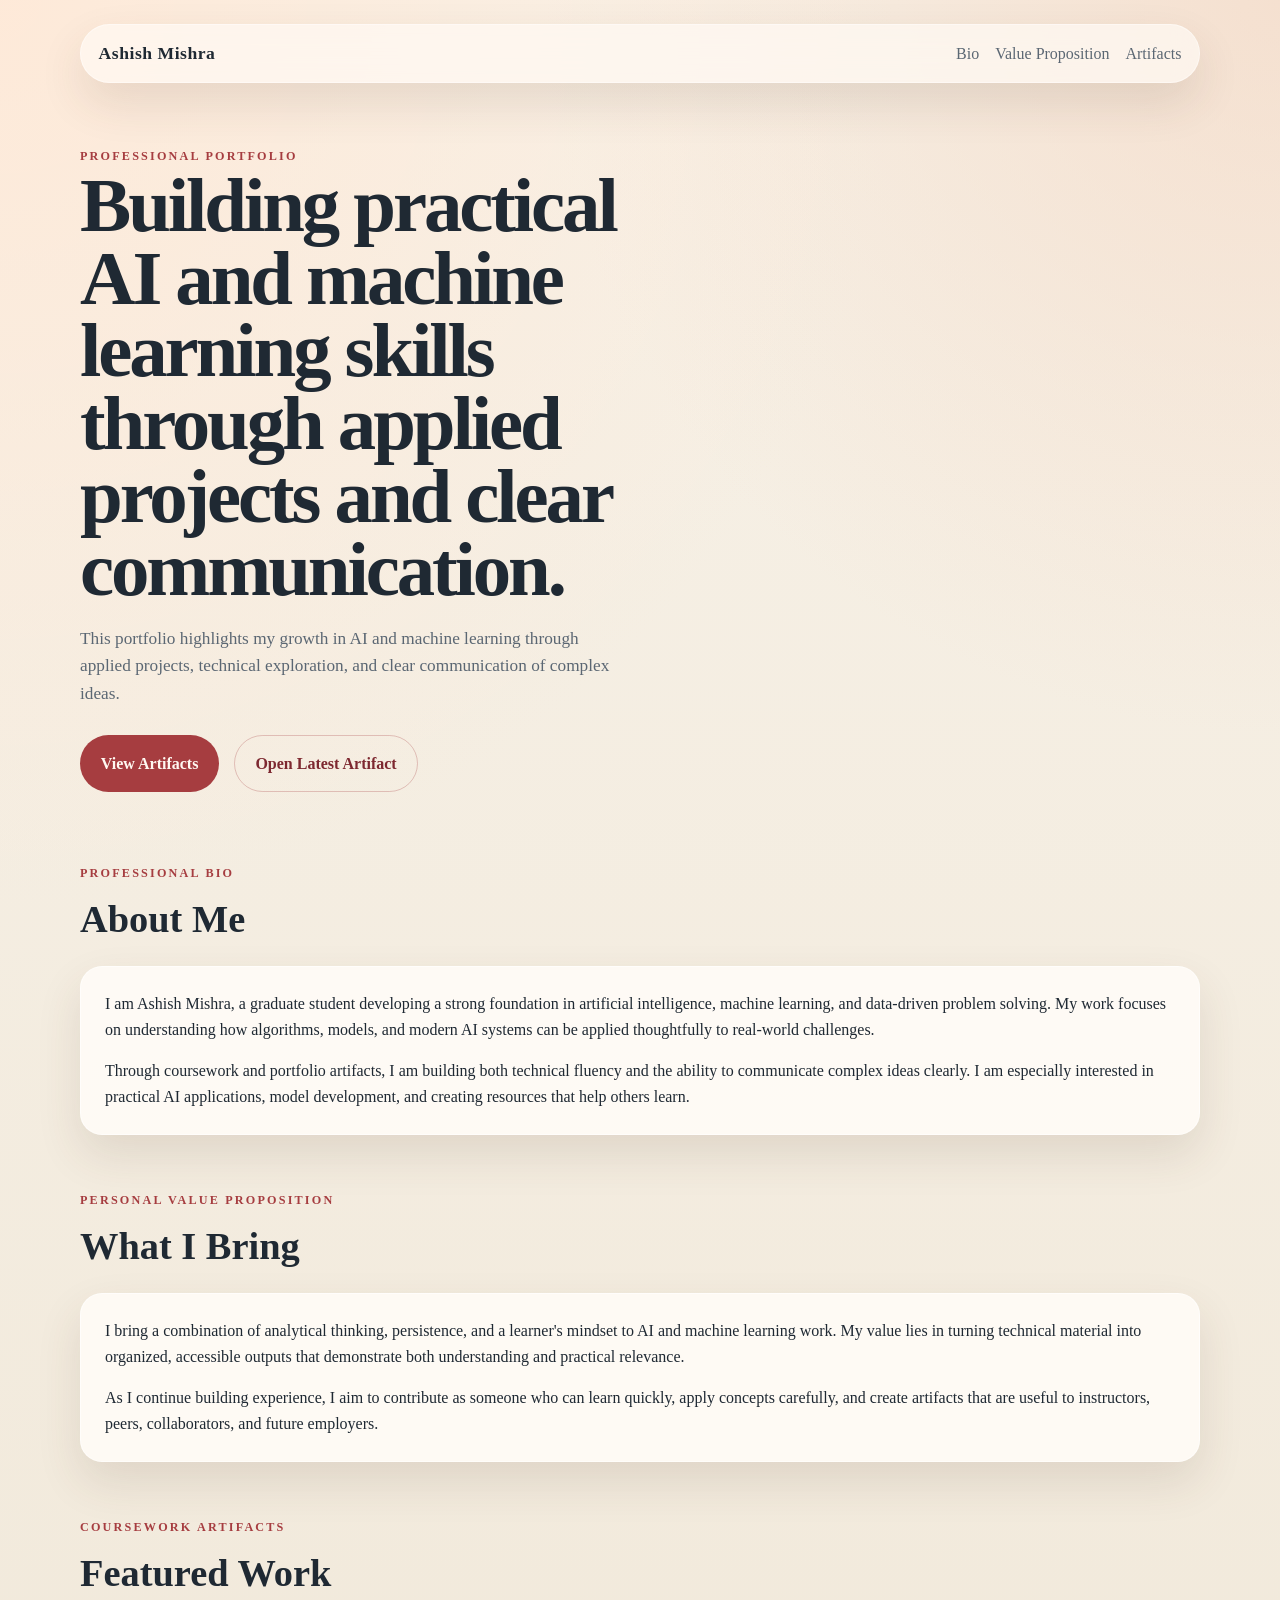
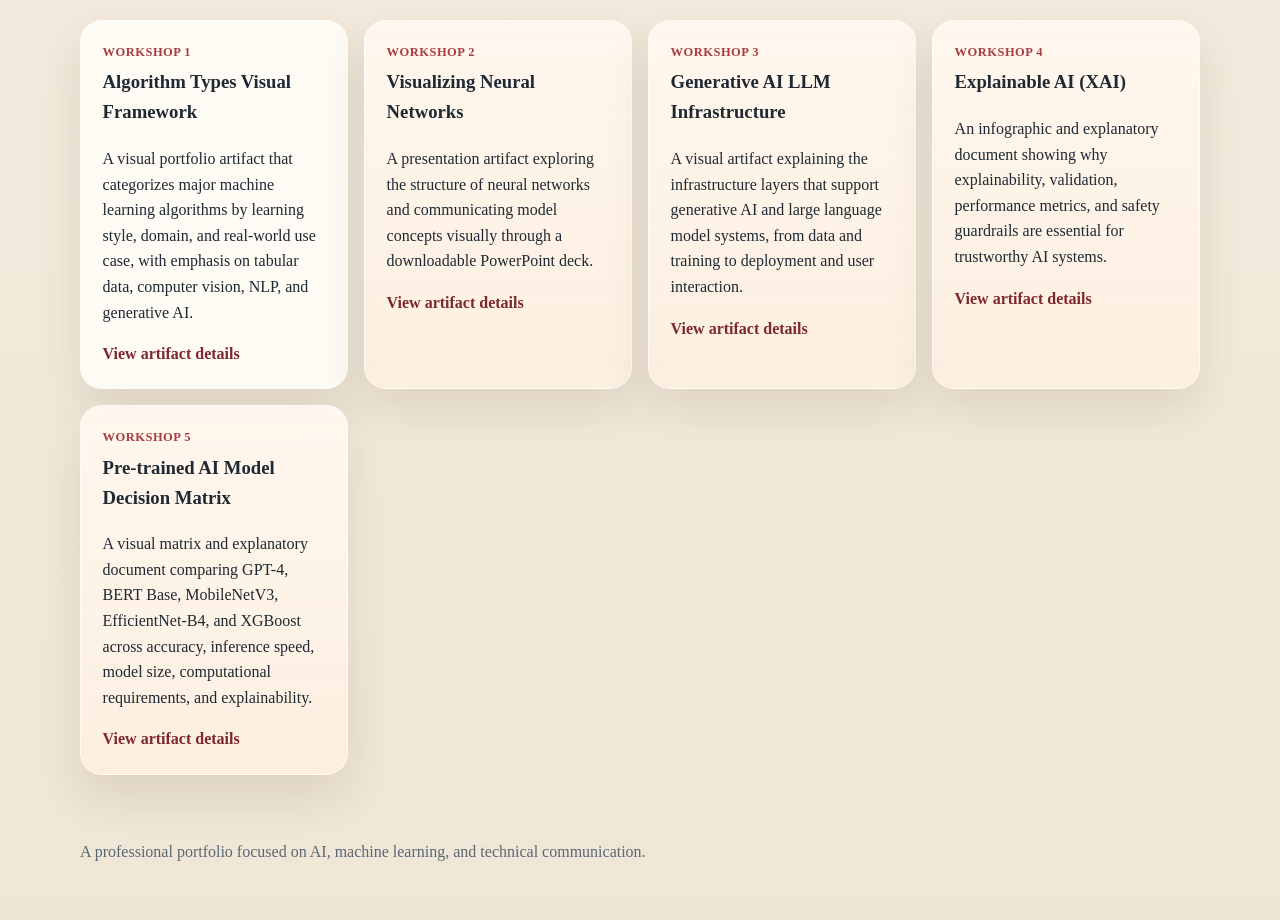
<file: index.html>
<!DOCTYPE html>
<html lang="en">
<head>
  <meta charset="UTF-8">
  <meta name="viewport" content="width=device-width, initial-scale=1.0">
  <title>Ashish Mishra | AI/ML Portfolio</title>
  <meta name="description" content="Professional portfolio for Ashish Mishra featuring AI and machine learning coursework artifacts.">
  <link rel="stylesheet" href="styles.css">
</head>
<body>
  <header class="hero">
    <nav class="nav">
      <a class="brand" href="index.html">Ashish Mishra</a>
      <div class="nav-links">
        <a href="#bio">Bio</a>
        <a href="#value">Value Proposition</a>
        <a href="#artifacts">Artifacts</a>
      </div>
    </nav>
    <section class="hero-content">
      <p class="eyebrow">Professional Portfolio</p>
      <h1>Building practical AI and machine learning skills through applied projects and clear communication.</h1>
      <p class="lede">
        This portfolio highlights my growth in AI and machine learning through applied projects,
        technical exploration, and clear communication of complex ideas.
      </p>
      <div class="hero-actions">
        <a class="button" href="#artifacts">View Artifacts</a>
        <a class="button button-secondary" href="artifact-pre-trained-ai-model.html">Open Latest Artifact</a>
      </div>
    </section>
  </header>

  <main>
    <section class="section" id="bio">
      <div class="section-heading">
        <p class="eyebrow">Professional Bio</p>
        <h2>About Me</h2>
      </div>
      <div class="card prose">
        <p>
          I am Ashish Mishra, a graduate student developing a strong foundation in artificial intelligence,
          machine learning, and data-driven problem solving. My work focuses on understanding how algorithms,
          models, and modern AI systems can be applied thoughtfully to real-world challenges.
        </p>
        <p>
          Through coursework and portfolio artifacts, I am building both technical fluency and the ability
          to communicate complex ideas clearly. I am especially interested in practical AI applications,
          model development, and creating resources that help others learn.
        </p>
      </div>
    </section>

    <section class="section" id="value">
      <div class="section-heading">
        <p class="eyebrow">Personal Value Proposition</p>
        <h2>What I Bring</h2>
      </div>
      <div class="card prose">
        <p>
          I bring a combination of analytical thinking, persistence, and a learner's mindset to AI and machine
          learning work. My value lies in turning technical material into organized, accessible outputs that
          demonstrate both understanding and practical relevance.
        </p>
        <p>
          As I continue building experience, I aim to contribute as someone who can learn quickly, apply
          concepts carefully, and create artifacts that are useful to instructors, peers, collaborators,
          and future employers.
        </p>
      </div>
    </section>

    <section class="section" id="artifacts">
      <div class="section-heading">
        <p class="eyebrow">Coursework Artifacts</p>
        <h2>Featured Work</h2>
      </div>
      <div class="artifact-grid">
        <article class="artifact-card">
          <p class="artifact-tag">Workshop 1</p>
          <h3>Algorithm Types Visual Framework</h3>
          <p>
            A visual portfolio artifact that categorizes major machine learning algorithms by learning style,
            domain, and real-world use case, with emphasis on tabular data, computer vision, NLP, and generative AI.
          </p>
          <a class="text-link" href="artifact-algorithm-types.html">View artifact details</a>
        </article>

        <article class="artifact-card artifact-card-featured">
          <p class="artifact-tag">Workshop 2</p>
          <h3>Visualizing Neural Networks</h3>
          <p>
            A presentation artifact exploring the structure of neural networks and communicating model concepts
            visually through a downloadable PowerPoint deck.
          </p>
          <a class="text-link" href="artifact-visualizing-neural-networks.html">View artifact details</a>
        </article>

        <article class="artifact-card artifact-card-featured">
          <p class="artifact-tag">Workshop 3</p>
          <h3>Generative AI LLM Infrastructure</h3>
          <p>
            A visual artifact explaining the infrastructure layers that support generative AI and large language
            model systems, from data and training to deployment and user interaction.
          </p>
          <a class="text-link" href="artifact-generative-ai-llm-infrastructure.html">View artifact details</a>
        </article>

        <article class="artifact-card artifact-card-featured">
          <p class="artifact-tag">Workshop 4</p>
          <h3>Explainable AI (XAI)</h3>
          <p>
            An infographic and explanatory document showing why explainability, validation, performance metrics,
            and safety guardrails are essential for trustworthy AI systems.
          </p>
          <a class="text-link" href="artifact-explainable-ai-xai.html">View artifact details</a>
        </article>

        <article class="artifact-card artifact-card-featured">
          <p class="artifact-tag">Workshop 5</p>
          <h3>Pre-trained AI Model Decision Matrix</h3>
          <p>
            A visual matrix and explanatory document comparing GPT-4, BERT Base, MobileNetV3,
            EfficientNet-B4, and XGBoost across accuracy, inference speed, model size,
            computational requirements, and explainability.
          </p>
          <a class="text-link" href="artifact-pre-trained-ai-model.html">View artifact details</a>
        </article>
      </div>
    </section>
  </main>

  <footer class="footer">
    <p>A professional portfolio focused on AI, machine learning, and technical communication.</p>
  </footer>
</body>
</html>
</file>
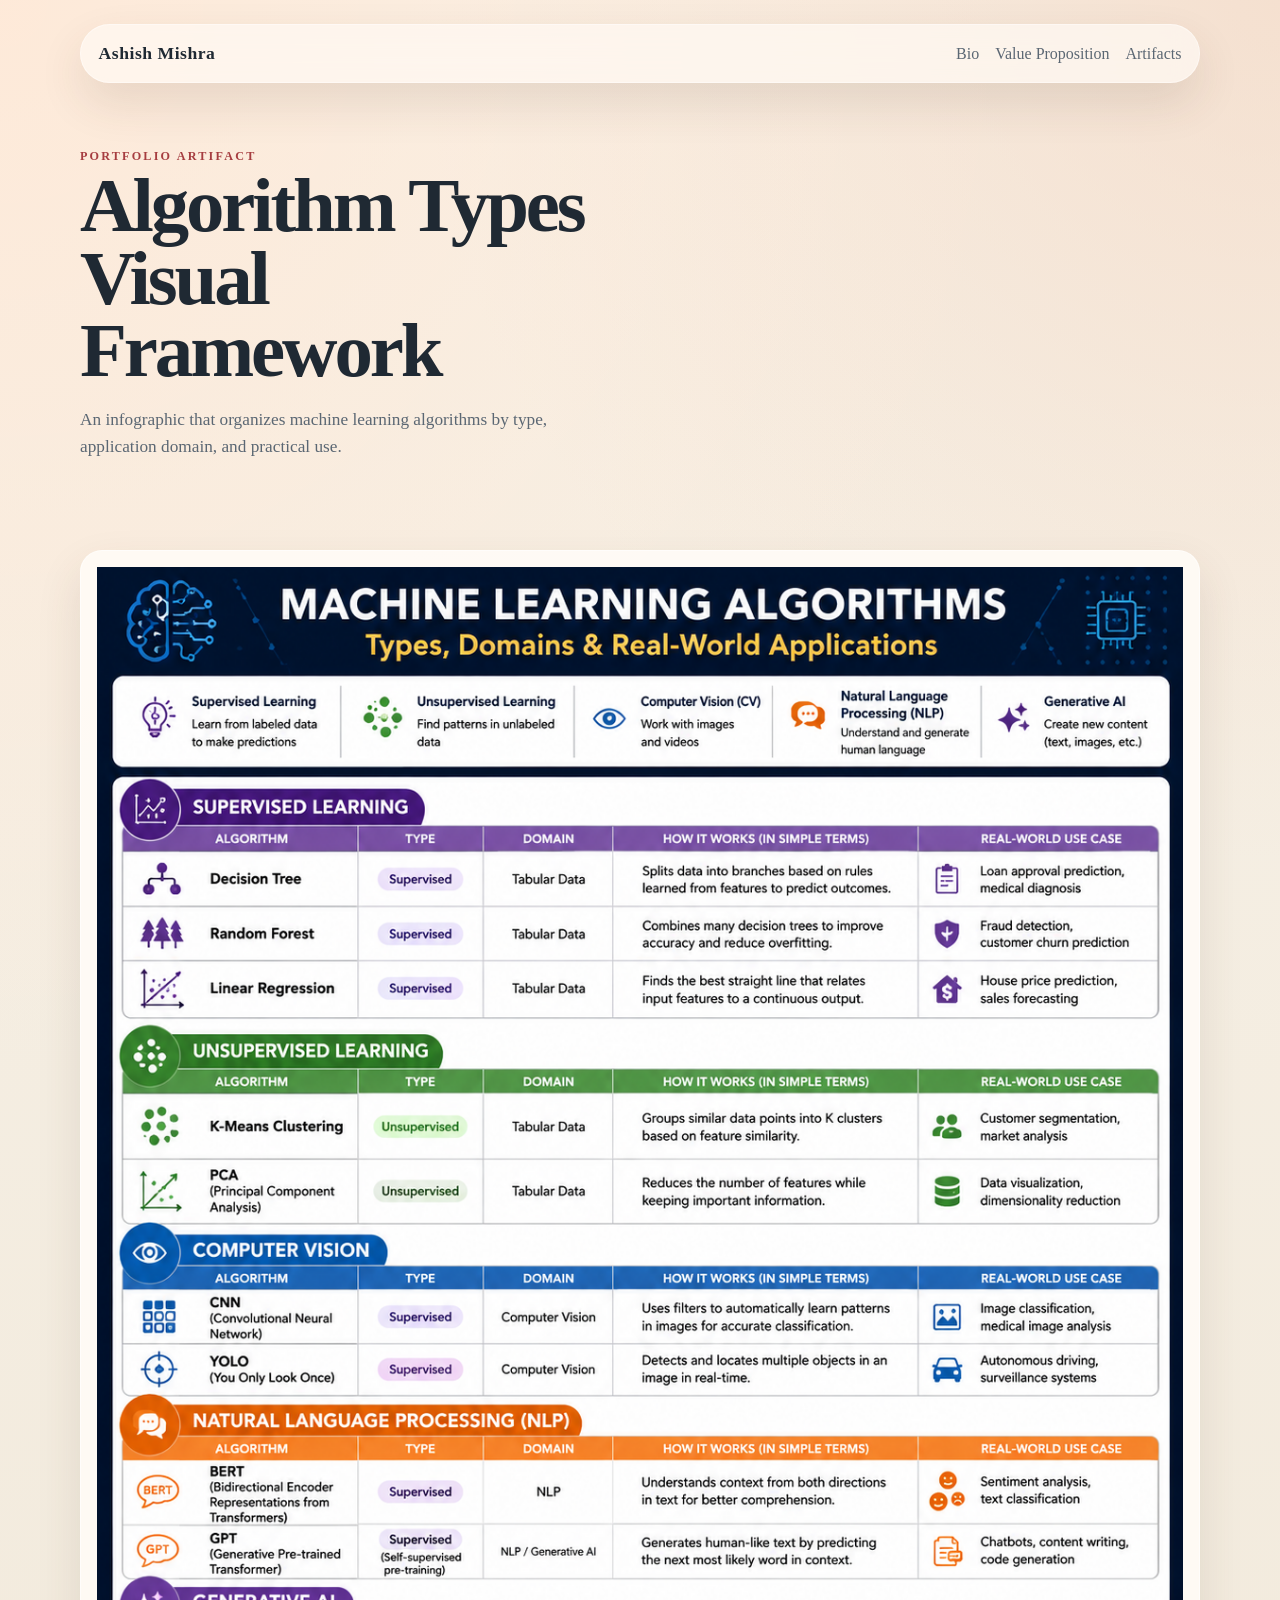
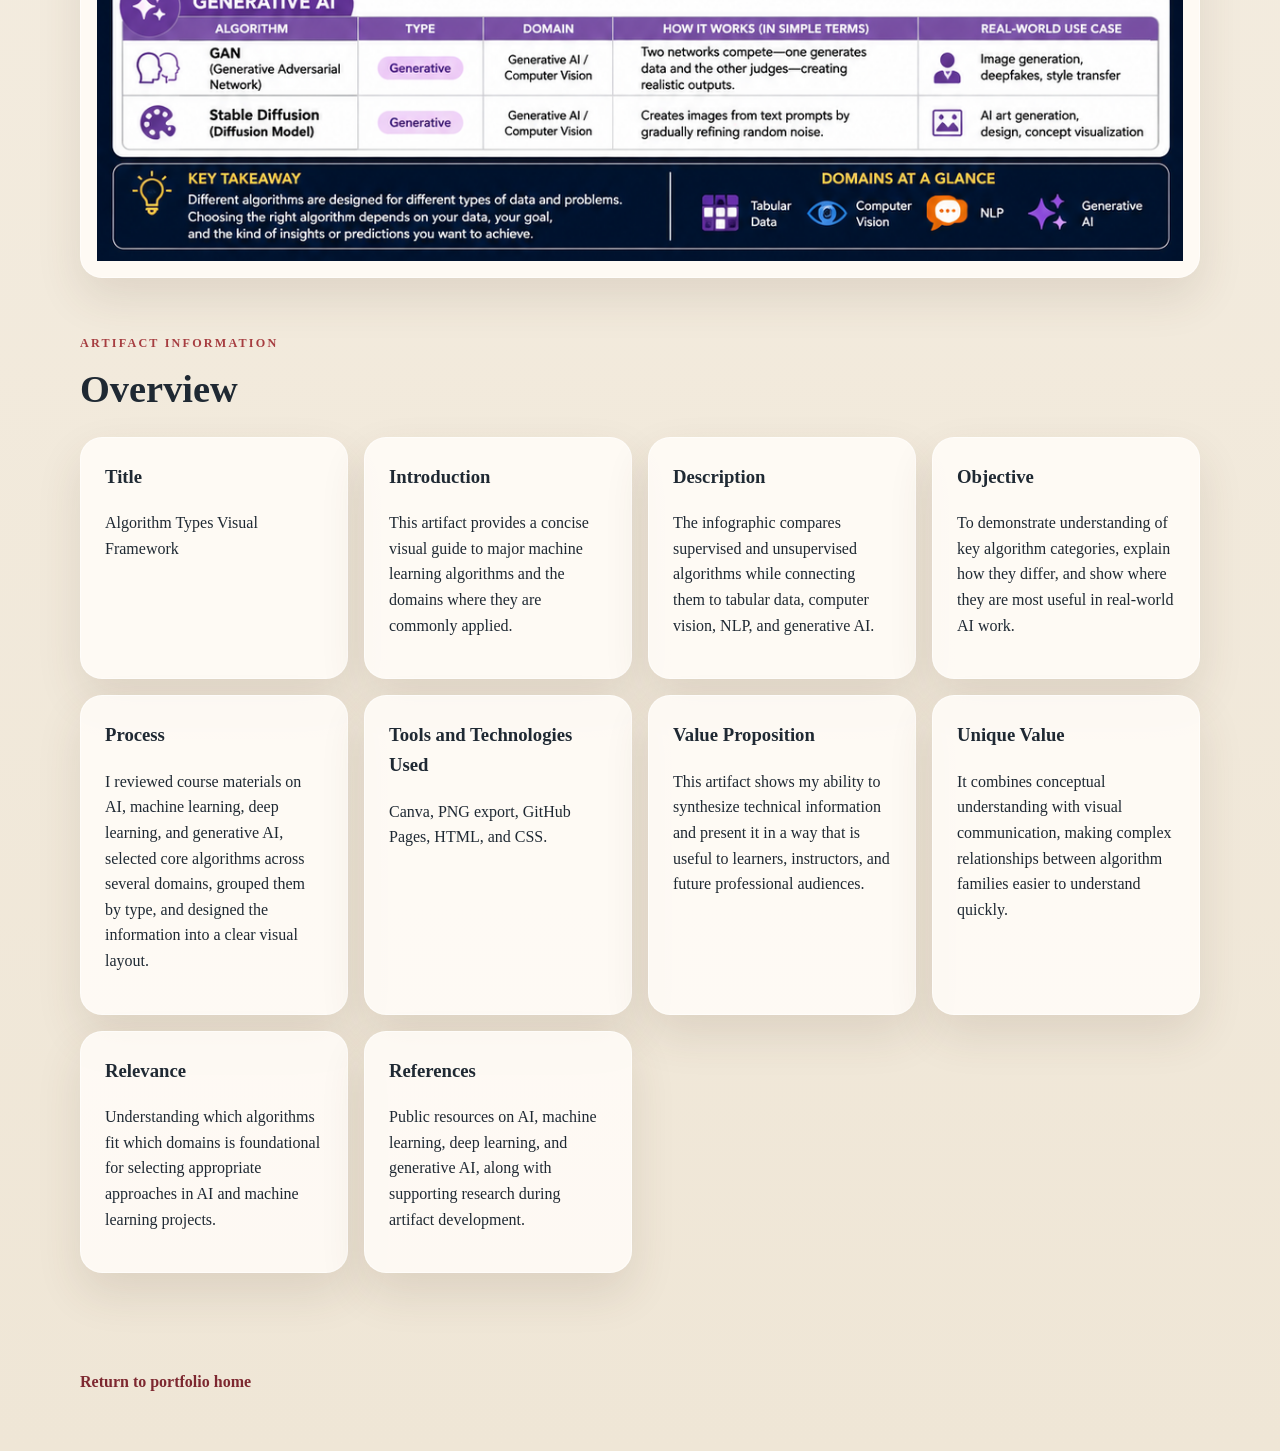
<file: artifact-algorithm-types.html>
<!DOCTYPE html>
<html lang="en">
<head>
  <meta charset="UTF-8">
  <meta name="viewport" content="width=device-width, initial-scale=1.0">
  <title>Algorithm Types Visual Framework | Ashish Mishra</title>
  <meta name="description" content="Portfolio artifact page for the Algorithm Types visual framework.">
  <link rel="stylesheet" href="styles.css">
</head>
<body>
  <header class="subpage-header">
    <nav class="nav">
      <a class="brand" href="index.html">Ashish Mishra</a>
      <div class="nav-links">
        <a href="index.html#bio">Bio</a>
        <a href="index.html#value">Value Proposition</a>
        <a href="index.html#artifacts">Artifacts</a>
      </div>
    </nav>
    <section class="subpage-intro">
      <p class="eyebrow">Portfolio Artifact</p>
      <h1>Algorithm Types Visual Framework</h1>
      <p class="lede">
        An infographic that organizes machine learning algorithms by type, application domain, and practical use.
      </p>
    </section>
  </header>

  <main class="artifact-page">
    <section class="section">
      <div class="image-frame">
        <img src="assets/images/algorithm_types.png" alt="Infographic showing algorithm types, categories, domains, and use cases.">
      </div>
    </section>

    <section class="section">
      <div class="section-heading">
        <p class="eyebrow">Artifact Information</p>
        <h2>Overview</h2>
      </div>
      <div class="info-grid">
        <article class="info-card">
          <h3>Title</h3>
          <p>Algorithm Types Visual Framework</p>
        </article>
        <article class="info-card">
          <h3>Introduction</h3>
          <p>
            This artifact provides a concise visual guide to major machine learning algorithms and the domains
            where they are commonly applied.
          </p>
        </article>
        <article class="info-card">
          <h3>Description</h3>
          <p>
            The infographic compares supervised and unsupervised algorithms while connecting them to tabular data,
            computer vision, NLP, and generative AI.
          </p>
        </article>
        <article class="info-card">
          <h3>Objective</h3>
          <p>
            To demonstrate understanding of key algorithm categories, explain how they differ, and show where
            they are most useful in real-world AI work.
          </p>
        </article>
        <article class="info-card">
          <h3>Process</h3>
          <p>
            I reviewed course materials on AI, machine learning, deep learning, and generative AI, selected core
            algorithms across several domains, grouped them by type, and designed the information into a clear visual layout.
          </p>
        </article>
        <article class="info-card">
          <h3>Tools and Technologies Used</h3>
          <p>Canva, PNG export, GitHub Pages, HTML, and CSS.</p>
        </article>
        <article class="info-card">
          <h3>Value Proposition</h3>
          <p>
            This artifact shows my ability to synthesize technical information and present it in a way that is useful
            to learners, instructors, and future professional audiences.
          </p>
        </article>
        <article class="info-card">
          <h3>Unique Value</h3>
          <p>
            It combines conceptual understanding with visual communication, making complex relationships between
            algorithm families easier to understand quickly.
          </p>
        </article>
        <article class="info-card">
          <h3>Relevance</h3>
          <p>
            Understanding which algorithms fit which domains is foundational for selecting appropriate approaches
            in AI and machine learning projects.
          </p>
        </article>
        <article class="info-card">
          <h3>References</h3>
          <p>
            Public resources on AI, machine learning, deep learning, and generative AI, along with supporting research during artifact development.
          </p>
        </article>
      </div>
    </section>
  </main>

  <footer class="footer">
    <p><a class="text-link" href="index.html">Return to portfolio home</a></p>
  </footer>
</body>
</html>
</file>
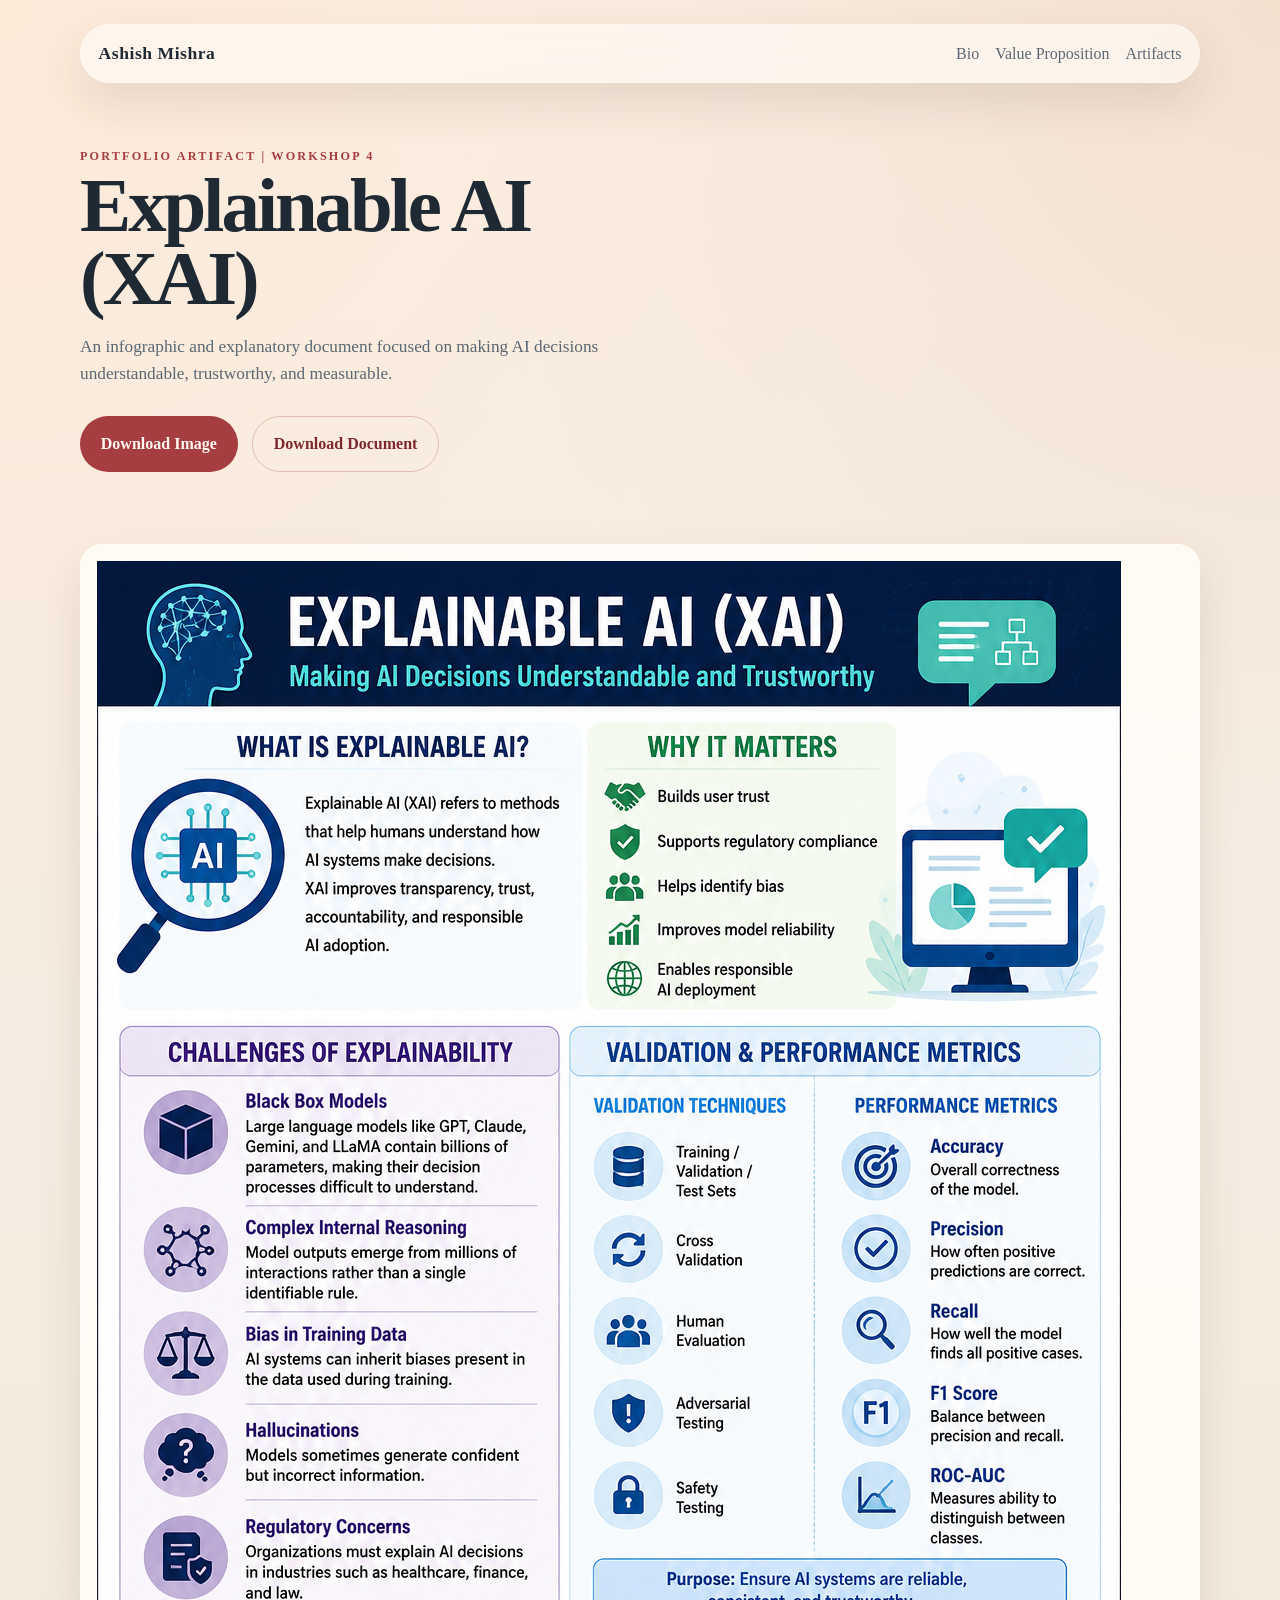
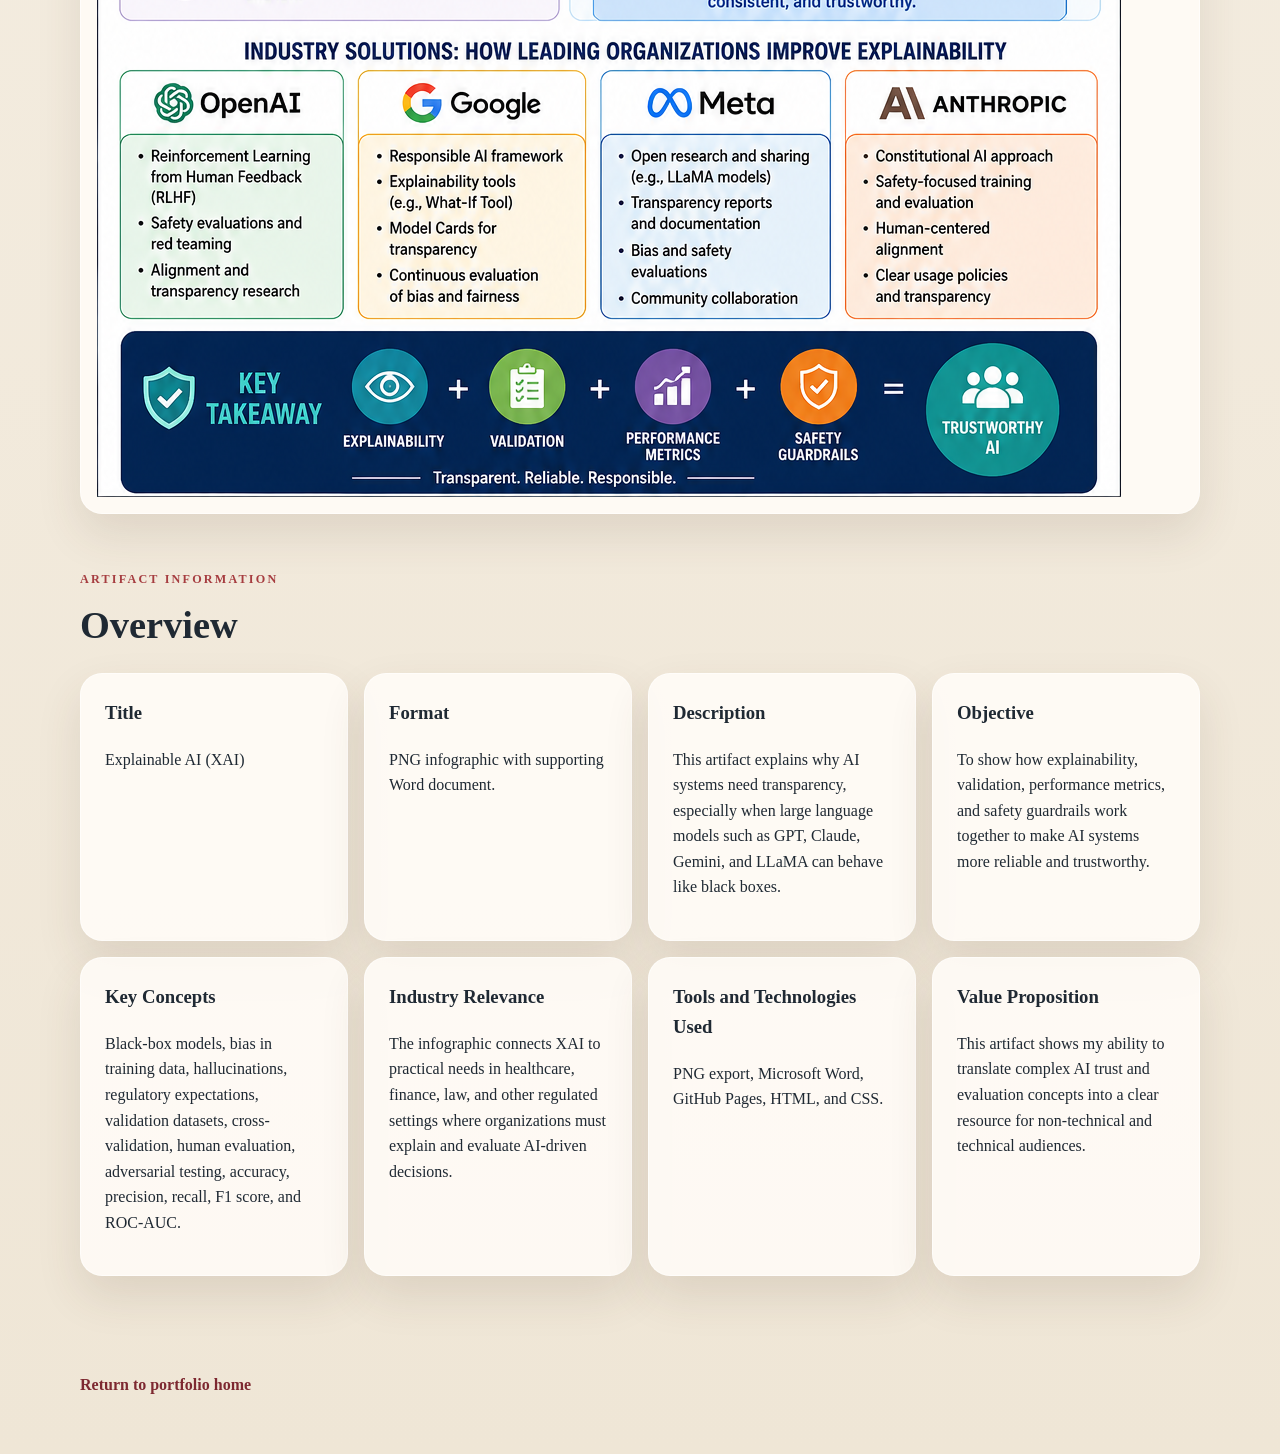
<file: artifact-explainable-ai-xai.html>
<!DOCTYPE html>
<html lang="en">
<head>
  <meta charset="UTF-8">
  <meta name="viewport" content="width=device-width, initial-scale=1.0">
  <title>Explainable AI (XAI) | Ashish Mishra</title>
  <meta name="description" content="Portfolio artifact page for the Explainable AI (XAI) infographic and explanatory document.">
  <link rel="stylesheet" href="styles.css">
</head>
<body>
  <header class="subpage-header">
    <nav class="nav">
      <a class="brand" href="index.html">Ashish Mishra</a>
      <div class="nav-links">
        <a href="index.html#bio">Bio</a>
        <a href="index.html#value">Value Proposition</a>
        <a href="index.html#artifacts">Artifacts</a>
      </div>
    </nav>
    <section class="subpage-intro">
      <p class="eyebrow">Portfolio Artifact | Workshop 4</p>
      <h1>Explainable AI (XAI)</h1>
      <p class="lede">
        An infographic and explanatory document focused on making AI decisions understandable, trustworthy, and measurable.
      </p>
      <div class="hero-actions">
        <a class="button" href="XAI.png" download>Download Image</a>
        <a class="button button-secondary" href="4.4%20Portfolio%20-%20Explainability.docx" download>Download Document</a>
      </div>
    </section>
  </header>

  <main class="artifact-page">
    <section class="section">
      <div class="image-frame">
        <img src="XAI.png" alt="Infographic explaining Explainable AI, validation techniques, performance metrics, challenges, and industry solutions.">
      </div>
    </section>

    <section class="section">
      <div class="section-heading">
        <p class="eyebrow">Artifact Information</p>
        <h2>Overview</h2>
      </div>
      <div class="info-grid">
        <article class="info-card">
          <h3>Title</h3>
          <p>Explainable AI (XAI)</p>
        </article>
        <article class="info-card">
          <h3>Format</h3>
          <p>PNG infographic with supporting Word document.</p>
        </article>
        <article class="info-card">
          <h3>Description</h3>
          <p>
            This artifact explains why AI systems need transparency, especially when large language models such
            as GPT, Claude, Gemini, and LLaMA can behave like black boxes.
          </p>
        </article>
        <article class="info-card">
          <h3>Objective</h3>
          <p>
            To show how explainability, validation, performance metrics, and safety guardrails work together to
            make AI systems more reliable and trustworthy.
          </p>
        </article>
        <article class="info-card">
          <h3>Key Concepts</h3>
          <p>
            Black-box models, bias in training data, hallucinations, regulatory expectations, validation datasets,
            cross-validation, human evaluation, adversarial testing, accuracy, precision, recall, F1 score, and ROC-AUC.
          </p>
        </article>
        <article class="info-card">
          <h3>Industry Relevance</h3>
          <p>
            The infographic connects XAI to practical needs in healthcare, finance, law, and other regulated
            settings where organizations must explain and evaluate AI-driven decisions.
          </p>
        </article>
        <article class="info-card">
          <h3>Tools and Technologies Used</h3>
          <p>PNG export, Microsoft Word, GitHub Pages, HTML, and CSS.</p>
        </article>
        <article class="info-card">
          <h3>Value Proposition</h3>
          <p>
            This artifact shows my ability to translate complex AI trust and evaluation concepts into a clear
            resource for non-technical and technical audiences.
          </p>
        </article>
      </div>
    </section>
  </main>

  <footer class="footer">
    <p><a class="text-link" href="index.html">Return to portfolio home</a></p>
  </footer>
</body>
</html>
</file>
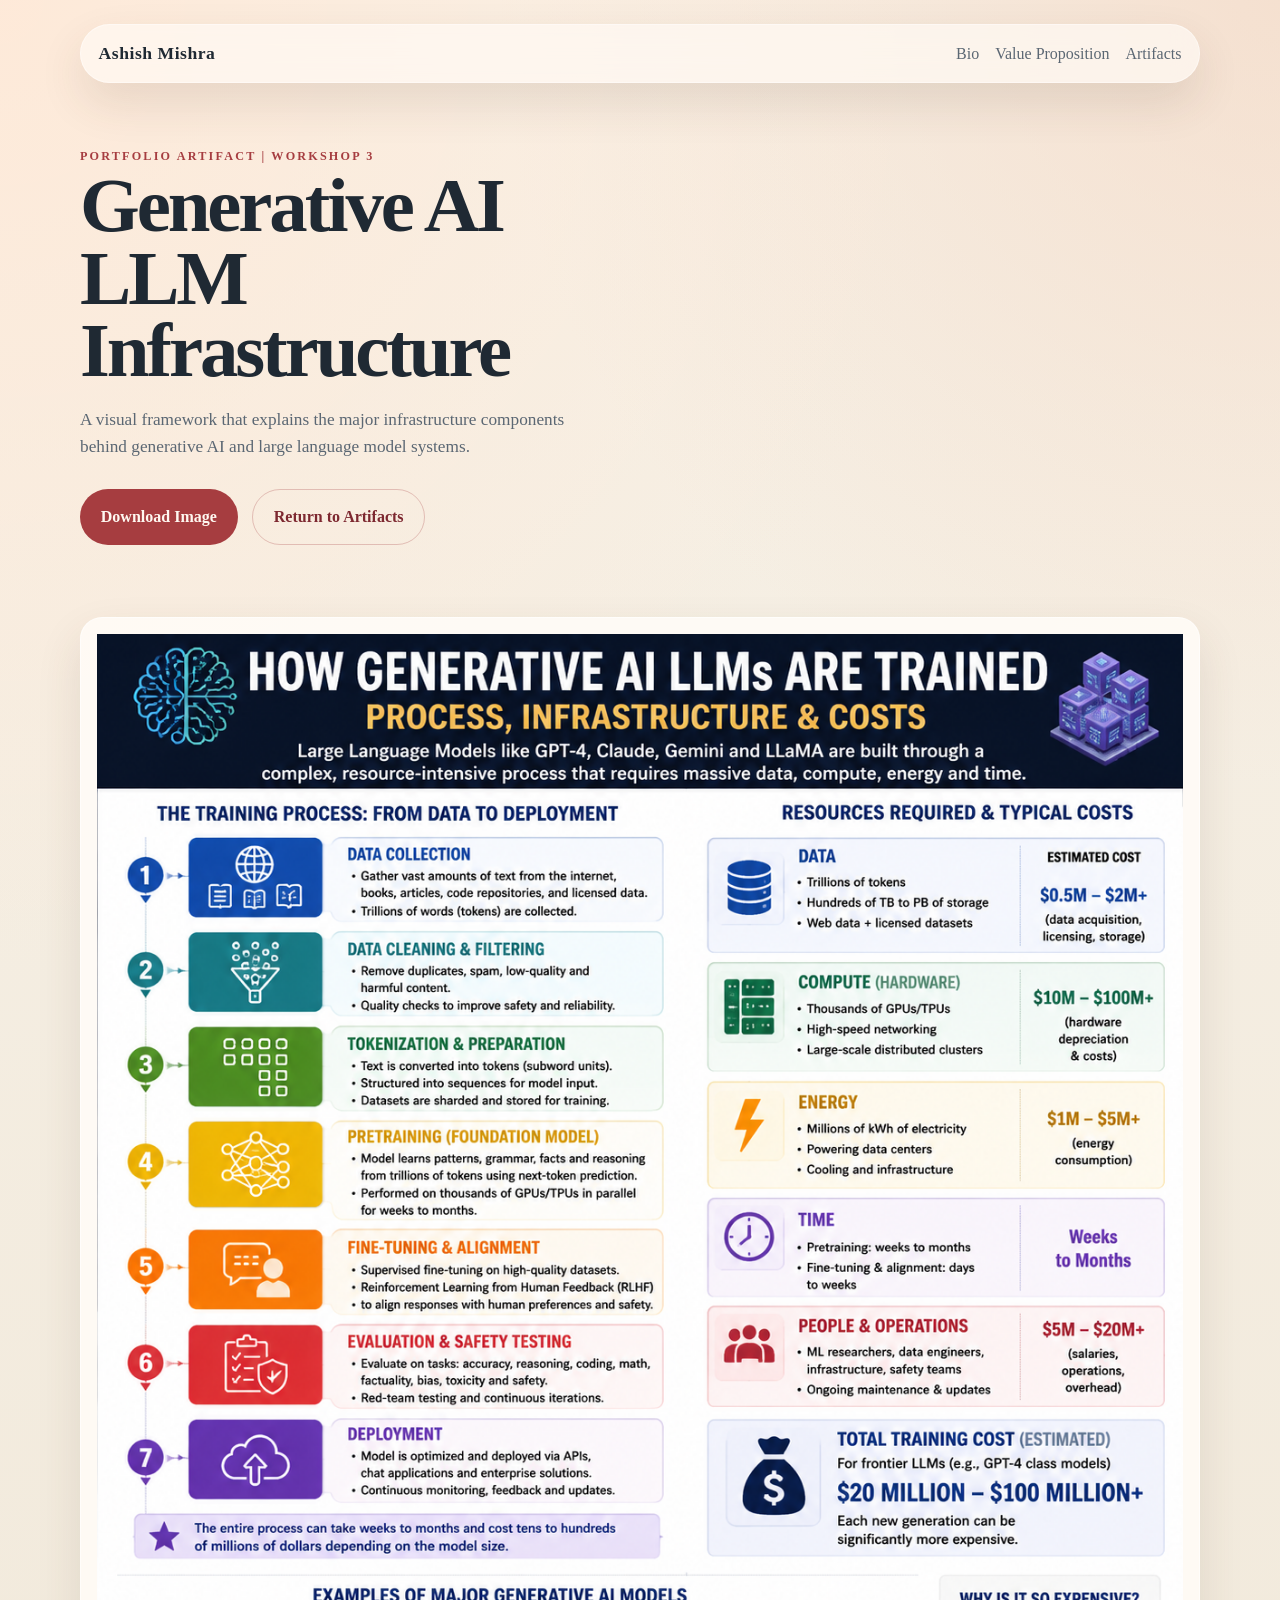
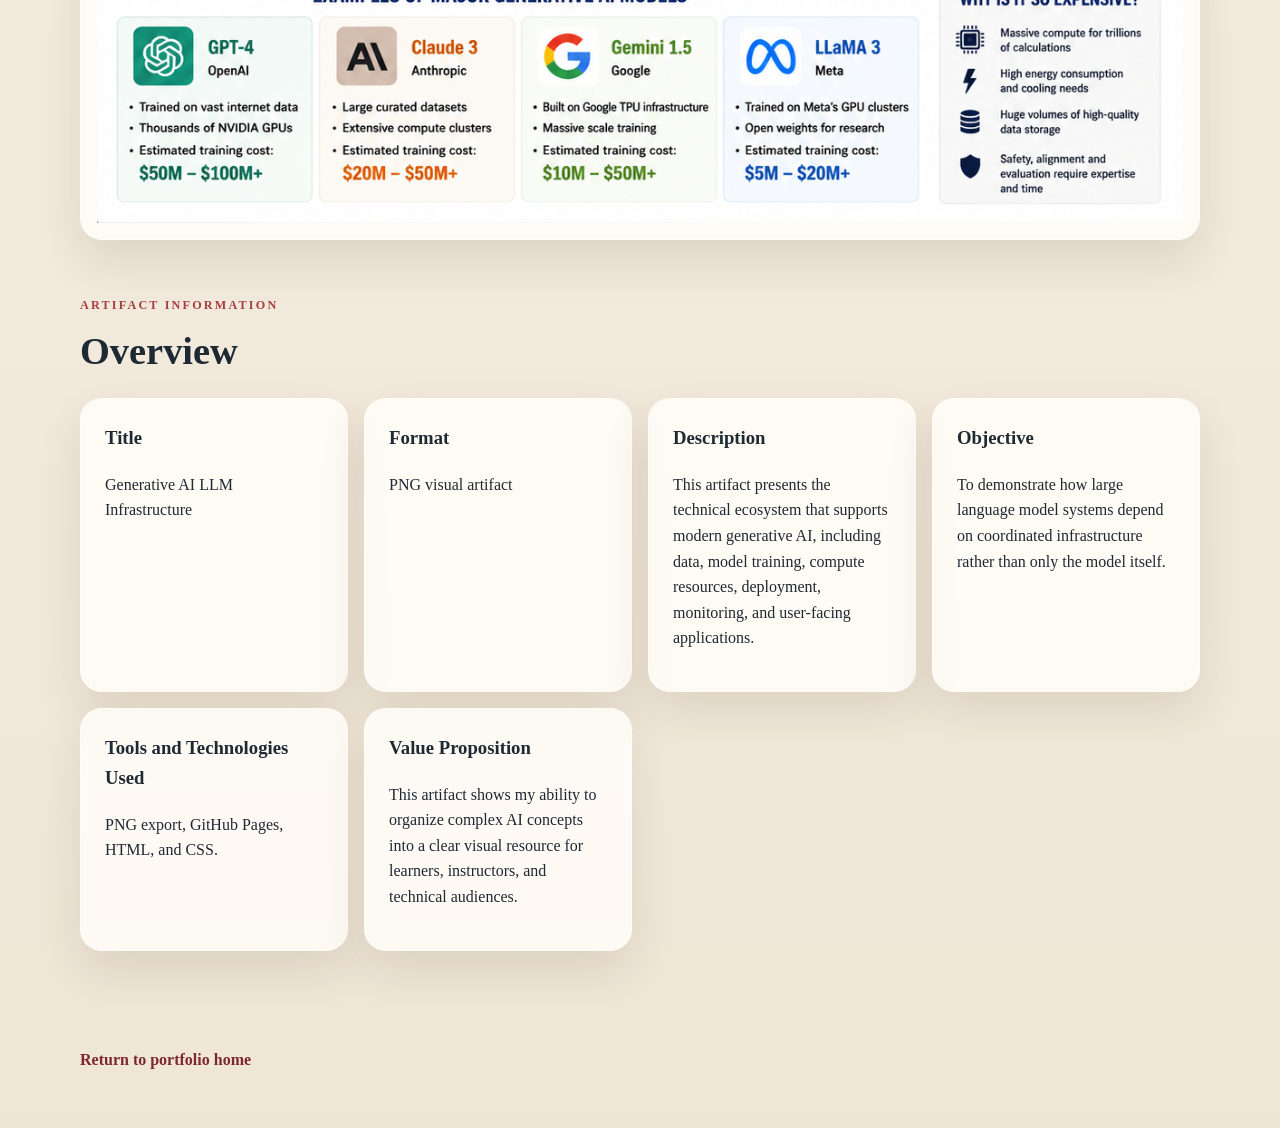
<file: artifact-generative-ai-llm-infrastructure.html>
<!DOCTYPE html>
<html lang="en">
<head>
  <meta charset="UTF-8">
  <meta name="viewport" content="width=device-width, initial-scale=1.0">
  <title>Generative AI LLM Infrastructure | Ashish Mishra</title>
  <meta name="description" content="Portfolio artifact page for the Generative AI LLM Infrastructure visual artifact.">
  <link rel="stylesheet" href="styles.css">
</head>
<body>
  <header class="subpage-header">
    <nav class="nav">
      <a class="brand" href="index.html">Ashish Mishra</a>
      <div class="nav-links">
        <a href="index.html#bio">Bio</a>
        <a href="index.html#value">Value Proposition</a>
        <a href="index.html#artifacts">Artifacts</a>
      </div>
    </nav>
    <section class="subpage-intro">
      <p class="eyebrow">Portfolio Artifact | Workshop 3</p>
      <h1>Generative AI LLM Infrastructure</h1>
      <p class="lede">
        A visual framework that explains the major infrastructure components behind generative AI and large language model systems.
      </p>
      <div class="hero-actions">
        <a class="button" href="Generative%20AI%20LLM%20Infrastructure.png" download>Download Image</a>
        <a class="button button-secondary" href="index.html#artifacts">Return to Artifacts</a>
      </div>
    </section>
  </header>

  <main class="artifact-page">
    <section class="section">
      <div class="image-frame">
        <img src="Generative%20AI%20LLM%20Infrastructure.png" alt="Visual artifact describing generative AI and LLM infrastructure layers.">
      </div>
    </section>

    <section class="section">
      <div class="section-heading">
        <p class="eyebrow">Artifact Information</p>
        <h2>Overview</h2>
      </div>
      <div class="info-grid">
        <article class="info-card">
          <h3>Title</h3>
          <p>Generative AI LLM Infrastructure</p>
        </article>
        <article class="info-card">
          <h3>Format</h3>
          <p>PNG visual artifact</p>
        </article>
        <article class="info-card">
          <h3>Description</h3>
          <p>
            This artifact presents the technical ecosystem that supports modern generative AI, including data,
            model training, compute resources, deployment, monitoring, and user-facing applications.
          </p>
        </article>
        <article class="info-card">
          <h3>Objective</h3>
          <p>
            To demonstrate how large language model systems depend on coordinated infrastructure rather than
            only the model itself.
          </p>
        </article>
        <article class="info-card">
          <h3>Tools and Technologies Used</h3>
          <p>PNG export, GitHub Pages, HTML, and CSS.</p>
        </article>
        <article class="info-card">
          <h3>Value Proposition</h3>
          <p>
            This artifact shows my ability to organize complex AI concepts into a clear visual resource for
            learners, instructors, and technical audiences.
          </p>
        </article>
      </div>
    </section>
  </main>

  <footer class="footer">
    <p><a class="text-link" href="index.html">Return to portfolio home</a></p>
  </footer>
</body>
</html>
</file>
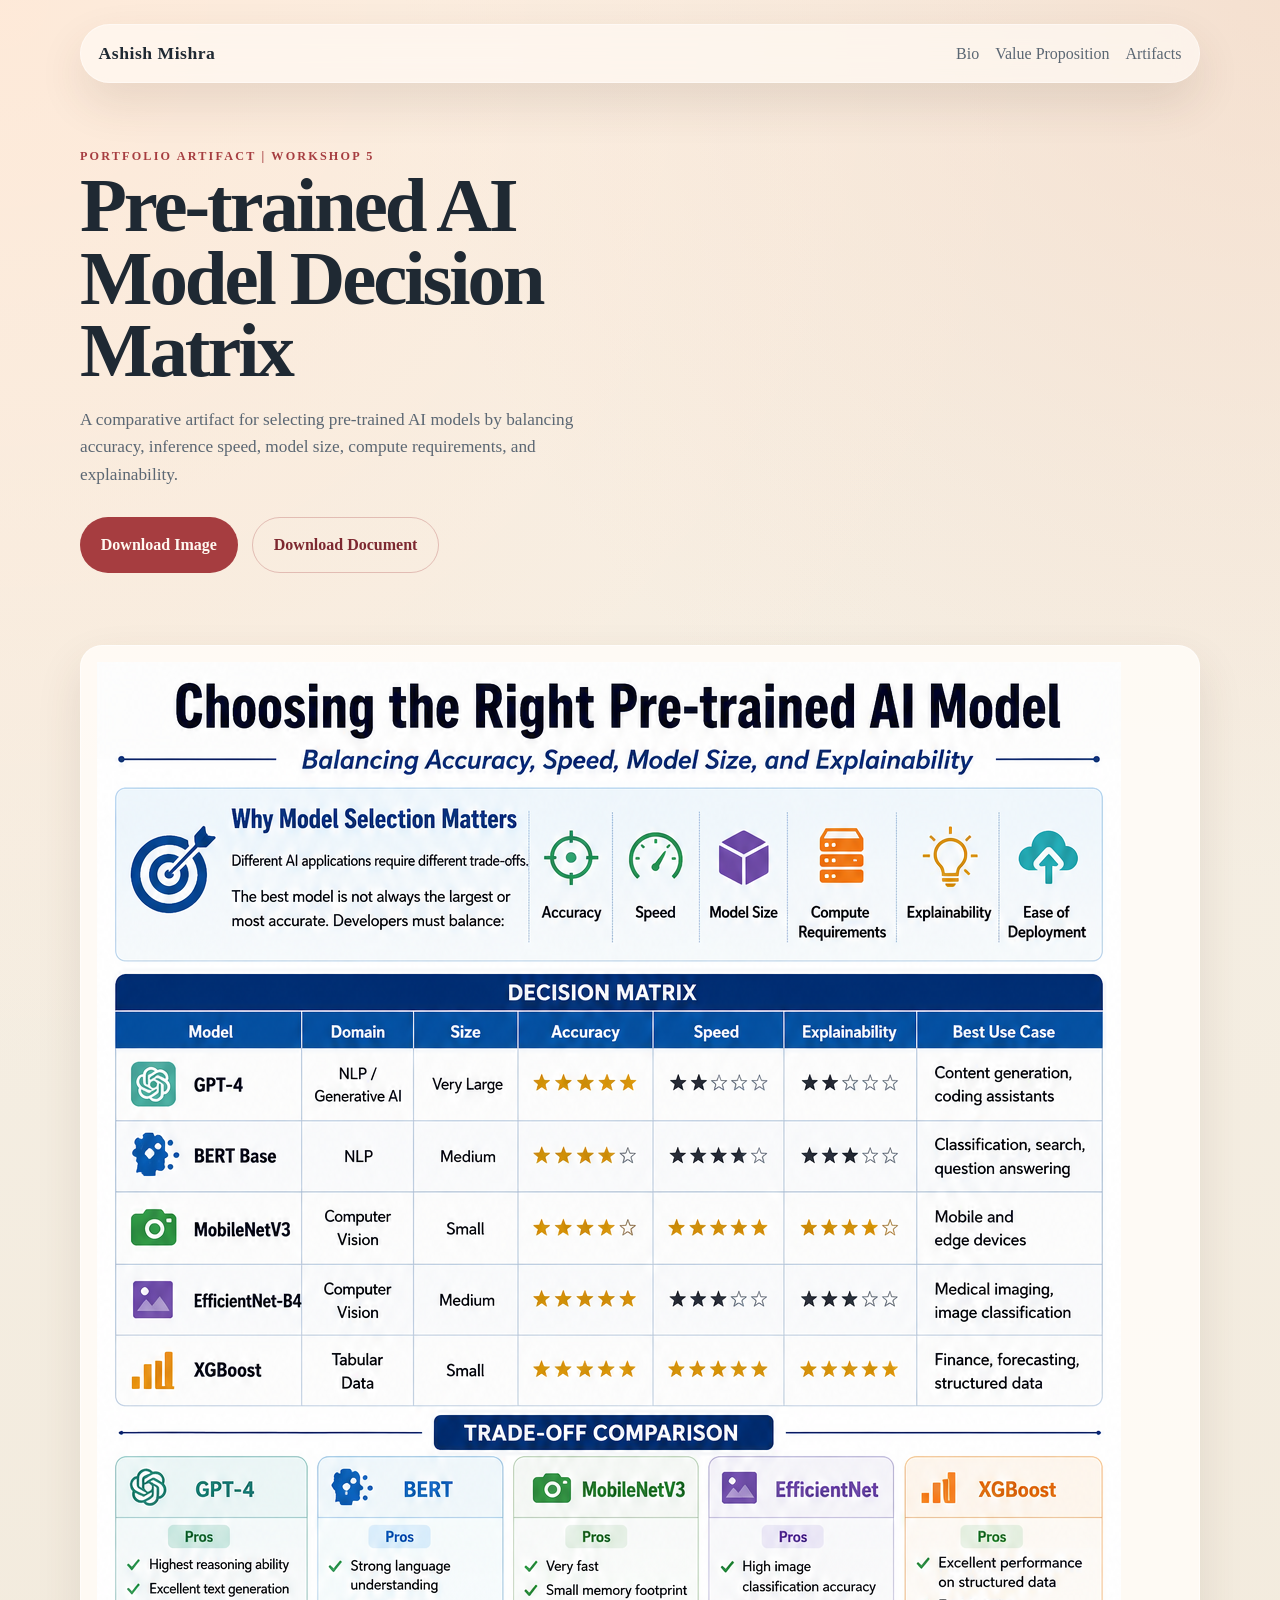
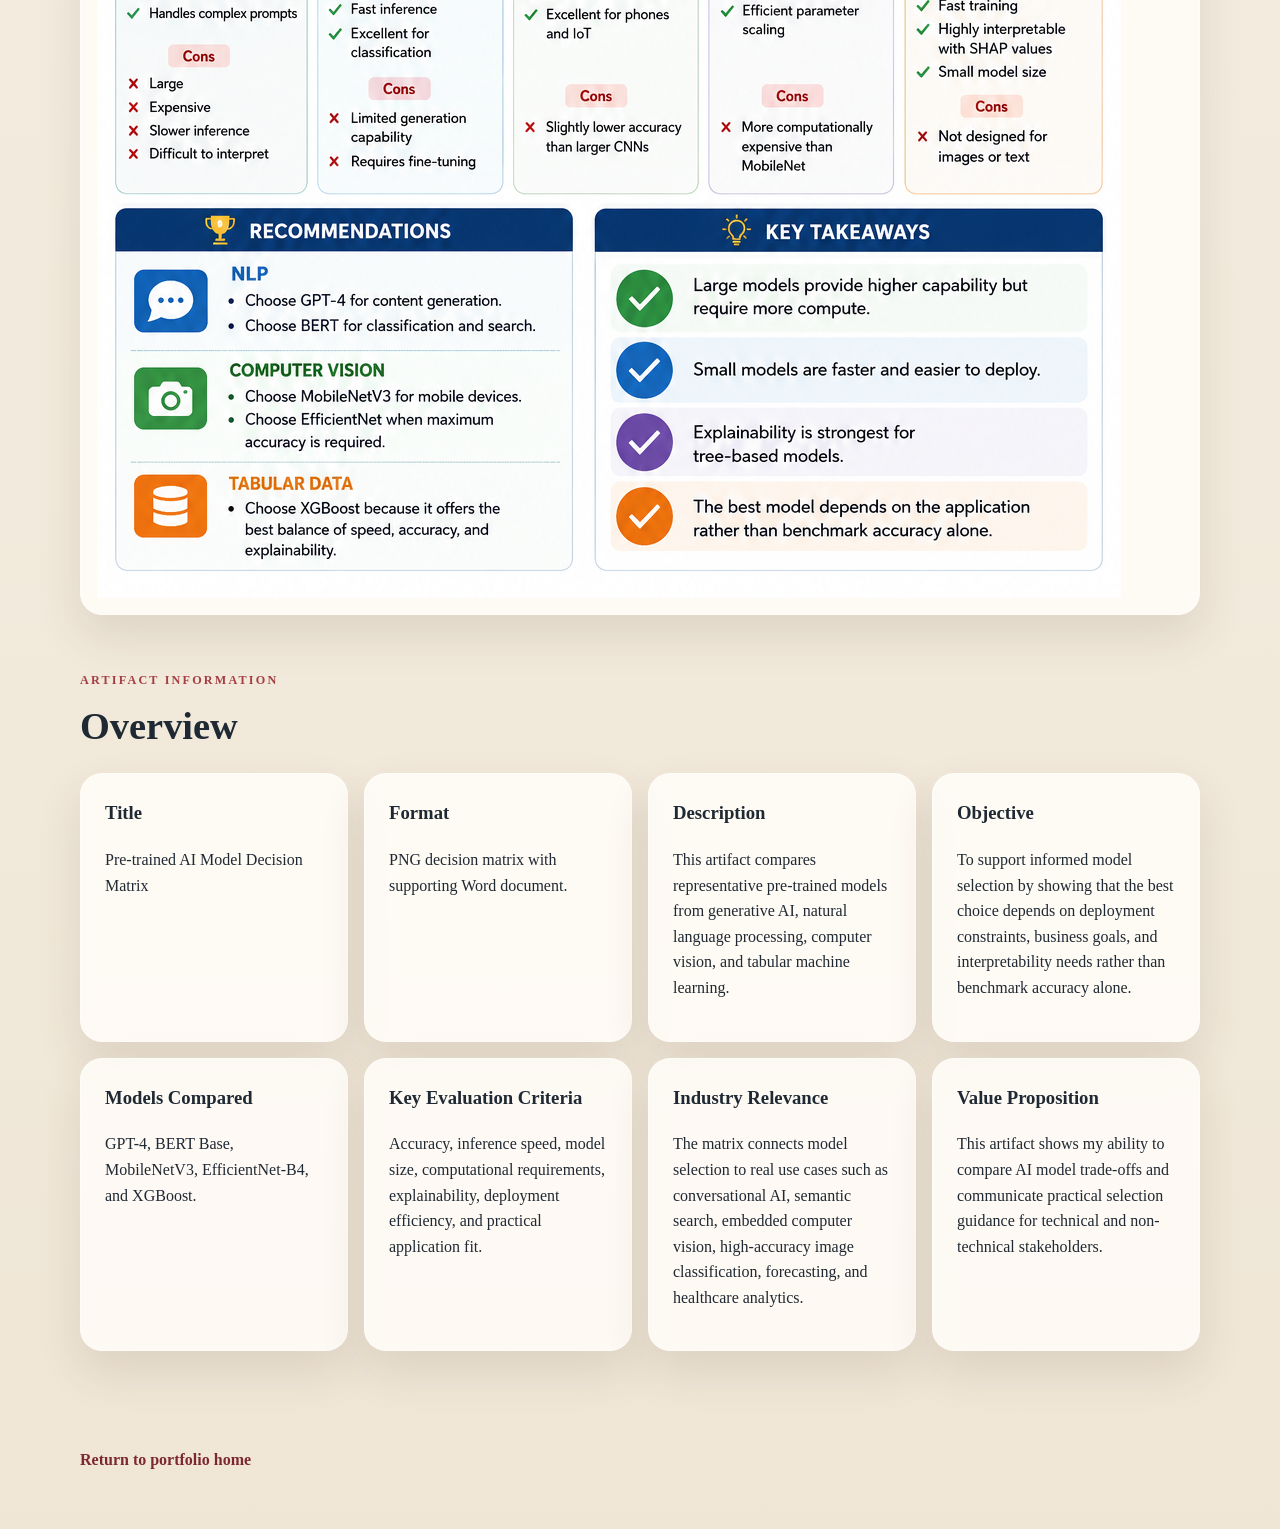
<file: artifact-pre-trained-ai-model.html>
<!DOCTYPE html>
<html lang="en">
<head>
  <meta charset="UTF-8">
  <meta name="viewport" content="width=device-width, initial-scale=1.0">
  <title>Pre-trained AI Model Decision Matrix | Ashish Mishra</title>
  <meta name="description" content="Portfolio artifact page for a decision matrix comparing pre-trained AI models across performance, efficiency, and explainability.">
  <link rel="stylesheet" href="styles.css">
</head>
<body>
  <header class="subpage-header">
    <nav class="nav">
      <a class="brand" href="index.html">Ashish Mishra</a>
      <div class="nav-links">
        <a href="index.html#bio">Bio</a>
        <a href="index.html#value">Value Proposition</a>
        <a href="index.html#artifacts">Artifacts</a>
      </div>
    </nav>
    <section class="subpage-intro">
      <p class="eyebrow">Portfolio Artifact | Workshop 5</p>
      <h1>Pre-trained AI Model Decision Matrix</h1>
      <p class="lede">
        A comparative artifact for selecting pre-trained AI models by balancing accuracy,
        inference speed, model size, compute requirements, and explainability.
      </p>
      <div class="hero-actions">
        <a class="button" href="pre-trained_ai_model.png" download>Download Image</a>
        <a class="button button-secondary" href="5.4%20Portfolio%20-%20Explainability.docx" download>Download Document</a>
      </div>
    </section>
  </header>

  <main class="artifact-page">
    <section class="section">
      <div class="image-frame">
        <img src="pre-trained_ai_model.png" alt="Decision matrix comparing pre-trained AI models across accuracy, speed, size, compute requirements, and explainability.">
      </div>
    </section>

    <section class="section">
      <div class="section-heading">
        <p class="eyebrow">Artifact Information</p>
        <h2>Overview</h2>
      </div>
      <div class="info-grid">
        <article class="info-card">
          <h3>Title</h3>
          <p>Pre-trained AI Model Decision Matrix</p>
        </article>
        <article class="info-card">
          <h3>Format</h3>
          <p>PNG decision matrix with supporting Word document.</p>
        </article>
        <article class="info-card">
          <h3>Description</h3>
          <p>
            This artifact compares representative pre-trained models from generative AI, natural language
            processing, computer vision, and tabular machine learning.
          </p>
        </article>
        <article class="info-card">
          <h3>Objective</h3>
          <p>
            To support informed model selection by showing that the best choice depends on deployment
            constraints, business goals, and interpretability needs rather than benchmark accuracy alone.
          </p>
        </article>
        <article class="info-card">
          <h3>Models Compared</h3>
          <p>GPT-4, BERT Base, MobileNetV3, EfficientNet-B4, and XGBoost.</p>
        </article>
        <article class="info-card">
          <h3>Key Evaluation Criteria</h3>
          <p>
            Accuracy, inference speed, model size, computational requirements, explainability,
            deployment efficiency, and practical application fit.
          </p>
        </article>
        <article class="info-card">
          <h3>Industry Relevance</h3>
          <p>
            The matrix connects model selection to real use cases such as conversational AI, semantic search,
            embedded computer vision, high-accuracy image classification, forecasting, and healthcare analytics.
          </p>
        </article>
        <article class="info-card">
          <h3>Value Proposition</h3>
          <p>
            This artifact shows my ability to compare AI model trade-offs and communicate practical selection
            guidance for technical and non-technical stakeholders.
          </p>
        </article>
      </div>
    </section>
  </main>

  <footer class="footer">
    <p><a class="text-link" href="index.html">Return to portfolio home</a></p>
  </footer>
</body>
</html>
</file>
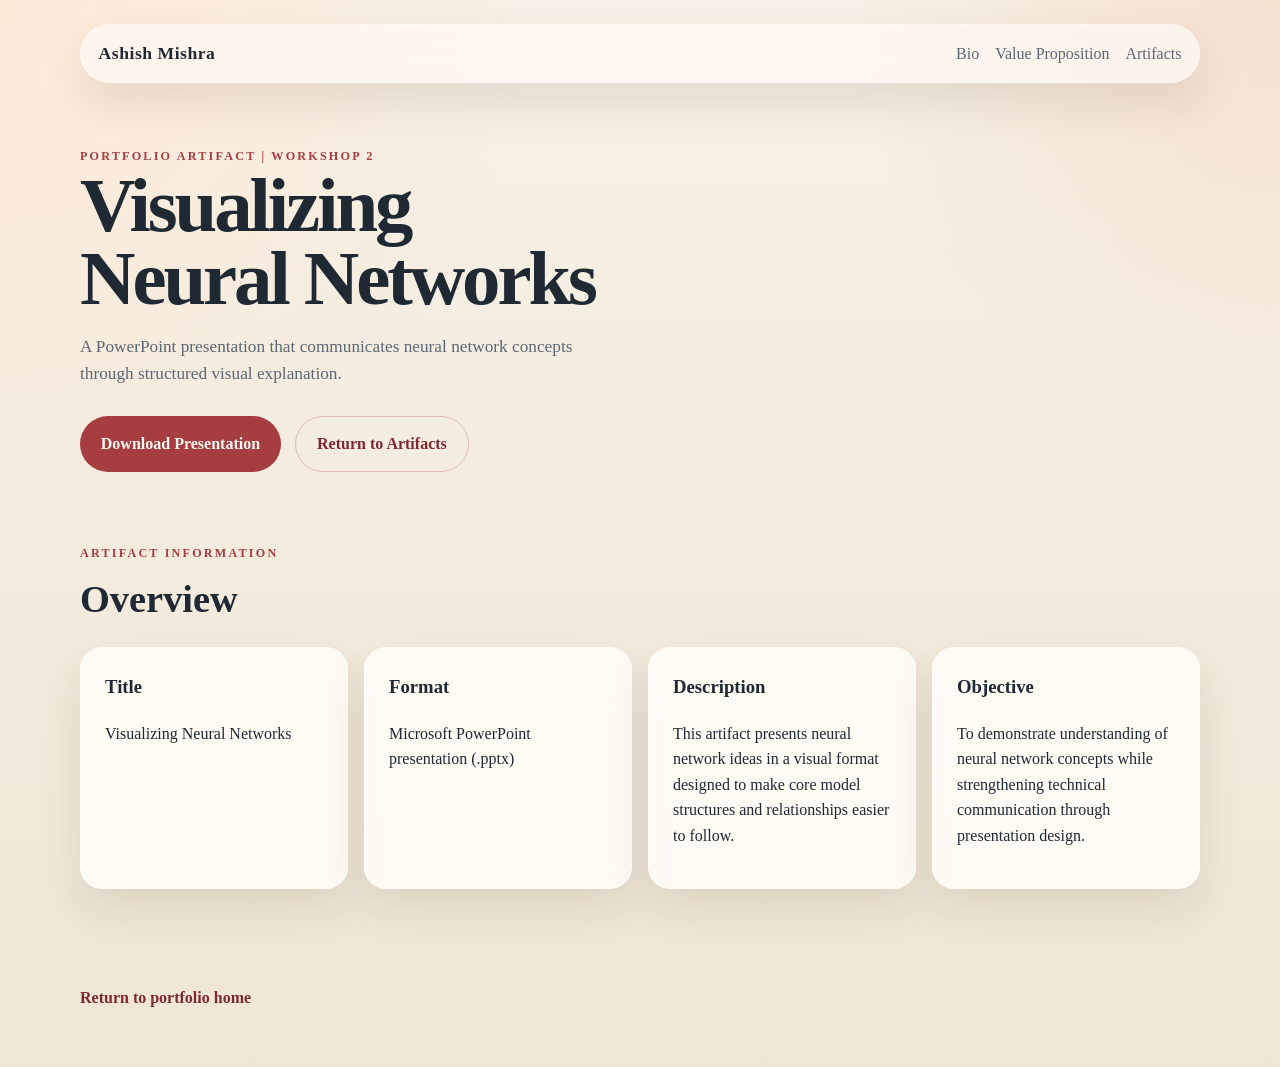
<file: artifact-visualizing-neural-networks.html>
<!DOCTYPE html>
<html lang="en">
<head>
  <meta charset="UTF-8">
  <meta name="viewport" content="width=device-width, initial-scale=1.0">
  <title>Visualizing Neural Networks | Ashish Mishra</title>
  <meta name="description" content="Portfolio artifact page for the Visualizing Neural Networks presentation.">
  <link rel="stylesheet" href="styles.css">
</head>
<body>
  <header class="subpage-header">
    <nav class="nav">
      <a class="brand" href="index.html">Ashish Mishra</a>
      <div class="nav-links">
        <a href="index.html#bio">Bio</a>
        <a href="index.html#value">Value Proposition</a>
        <a href="index.html#artifacts">Artifacts</a>
      </div>
    </nav>
    <section class="subpage-intro">
      <p class="eyebrow">Portfolio Artifact | Workshop 2</p>
      <h1>Visualizing Neural Networks</h1>
      <p class="lede">
        A PowerPoint presentation that communicates neural network concepts through structured visual explanation.
      </p>
      <div class="hero-actions">
        <a class="button" href="Visualizing%20Neural%20Networks.pptx" download>Download Presentation</a>
        <a class="button button-secondary" href="index.html#artifacts">Return to Artifacts</a>
      </div>
    </section>
  </header>

  <main class="artifact-page">
    <section class="section">
      <div class="section-heading">
        <p class="eyebrow">Artifact Information</p>
        <h2>Overview</h2>
      </div>
      <div class="info-grid">
        <article class="info-card">
          <h3>Title</h3>
          <p>Visualizing Neural Networks</p>
        </article>
        <article class="info-card">
          <h3>Format</h3>
          <p>Microsoft PowerPoint presentation (.pptx)</p>
        </article>
        <article class="info-card">
          <h3>Description</h3>
          <p>
            This artifact presents neural network ideas in a visual format designed to make core model
            structures and relationships easier to follow.
          </p>
        </article>
        <article class="info-card">
          <h3>Objective</h3>
          <p>
            To demonstrate understanding of neural network concepts while strengthening technical
            communication through presentation design.
          </p>
        </article>
      </div>
    </section>
  </main>

  <footer class="footer">
    <p><a class="text-link" href="index.html">Return to portfolio home</a></p>
  </footer>
</body>
</html>
</file>
<file: styles.css>
:root {
  --bg: #f5efe3;
  --surface: rgba(255, 252, 247, 0.88);
  --surface-strong: #fffdf8;
  --text: #1f2933;
  --muted: #5b6773;
  --line: rgba(31, 41, 51, 0.12);
  --accent: #a63d40;
  --accent-dark: #7d2830;
  --accent-soft: #f4d9c6;
  --shadow: 0 20px 45px rgba(84, 60, 44, 0.12);
  --radius: 22px;
  --max: 1120px;
}

* {
  box-sizing: border-box;
}

html {
  scroll-behavior: smooth;
}

body {
  margin: 0;
  font-family: Georgia, "Times New Roman", serif;
  color: var(--text);
  background:
    radial-gradient(circle at top left, rgba(255, 232, 214, 0.85), transparent 32%),
    radial-gradient(circle at top right, rgba(244, 217, 198, 0.7), transparent 26%),
    linear-gradient(180deg, #f7f1e7 0%, #efe6d6 100%);
  line-height: 1.6;
}

img {
  max-width: 100%;
  display: block;
}

a {
  color: inherit;
  text-decoration: none;
}

.hero,
.subpage-header {
  padding: 1.5rem 1.25rem 3rem;
}

.nav,
.hero-content,
.subpage-intro,
.section,
.footer {
  width: min(var(--max), calc(100% - 2rem));
  margin: 0 auto;
}

.nav {
  display: flex;
  align-items: center;
  justify-content: space-between;
  gap: 1rem;
  padding: 0.9rem 1.1rem;
  background: rgba(255, 250, 244, 0.7);
  border: 1px solid rgba(255, 255, 255, 0.45);
  backdrop-filter: blur(12px);
  border-radius: 999px;
  box-shadow: var(--shadow);
}

.brand {
  font-size: 1.1rem;
  font-weight: 700;
  letter-spacing: 0.03em;
}

.nav-links {
  display: flex;
  flex-wrap: wrap;
  gap: 1rem;
  color: var(--muted);
}

.hero-content,
.subpage-intro {
  padding-top: 4rem;
}

.hero-content h1,
.subpage-intro h1 {
  margin: 0.2rem 0 1rem;
  max-width: 14ch;
  font-size: clamp(2.7rem, 6vw, 5.5rem);
  line-height: 0.95;
  letter-spacing: -0.04em;
}

.lede {
  max-width: 62ch;
  font-size: 1.08rem;
  color: var(--muted);
}

.eyebrow {
  margin: 0;
  text-transform: uppercase;
  letter-spacing: 0.18em;
  font-size: 0.76rem;
  font-weight: 700;
  color: var(--accent);
}

.hero-actions {
  display: flex;
  flex-wrap: wrap;
  gap: 0.9rem;
  margin-top: 1.75rem;
}

.button,
.button-secondary {
  display: inline-flex;
  align-items: center;
  justify-content: center;
  padding: 0.9rem 1.3rem;
  border-radius: 999px;
  font-weight: 700;
  transition: transform 160ms ease, background 160ms ease;
}

.button {
  background: var(--accent);
  color: #fff8f1;
}

.button-secondary {
  background: transparent;
  color: var(--accent-dark);
  border: 1px solid rgba(166, 61, 64, 0.28);
}

.button:hover,
.button-secondary:hover,
.text-link:hover {
  transform: translateY(-1px);
}

.section {
  padding: 1.5rem 0 2rem;
}

.section-heading {
  margin-bottom: 1rem;
}

.section-heading h2 {
  margin: 0.35rem 0 0;
  font-size: clamp(1.8rem, 3vw, 2.6rem);
}

.card,
.artifact-card,
.info-card,
.image-frame {
  background: var(--surface);
  border: 1px solid rgba(255, 255, 255, 0.56);
  border-radius: var(--radius);
  box-shadow: var(--shadow);
}

.card,
.info-card {
  padding: 1.5rem;
}

.prose p {
  margin-top: 0;
}

.prose p:last-child {
  margin-bottom: 0;
}

.artifact-grid,
.info-grid {
  display: grid;
  gap: 1rem;
}

.artifact-grid {
  grid-template-columns: repeat(auto-fit, minmax(240px, 1fr));
}

.artifact-card {
  padding: 1.35rem;
}

.artifact-card-featured {
  background:
    linear-gradient(180deg, rgba(255, 247, 238, 0.96), rgba(252, 239, 224, 0.92));
}

.artifact-tag {
  margin: 0 0 0.3rem;
  color: var(--accent);
  font-weight: 700;
  letter-spacing: 0.04em;
  text-transform: uppercase;
  font-size: 0.78rem;
}

.artifact-card h3,
.info-card h3 {
  margin-top: 0;
}

.text-link {
  color: var(--accent-dark);
  font-weight: 700;
}

.artifact-page {
  padding-bottom: 2rem;
}

.image-frame {
  padding: 1rem;
}

.info-grid {
  grid-template-columns: repeat(auto-fit, minmax(240px, 1fr));
}

.footer {
  padding: 1rem 0 2.5rem;
  color: var(--muted);
}

@media (max-width: 720px) {
  .nav {
    border-radius: 28px;
    align-items: flex-start;
    flex-direction: column;
  }

  .hero-content,
  .subpage-intro {
    padding-top: 2.75rem;
  }

  .hero-content h1,
  .subpage-intro h1 {
    max-width: none;
  }
}
</file>
